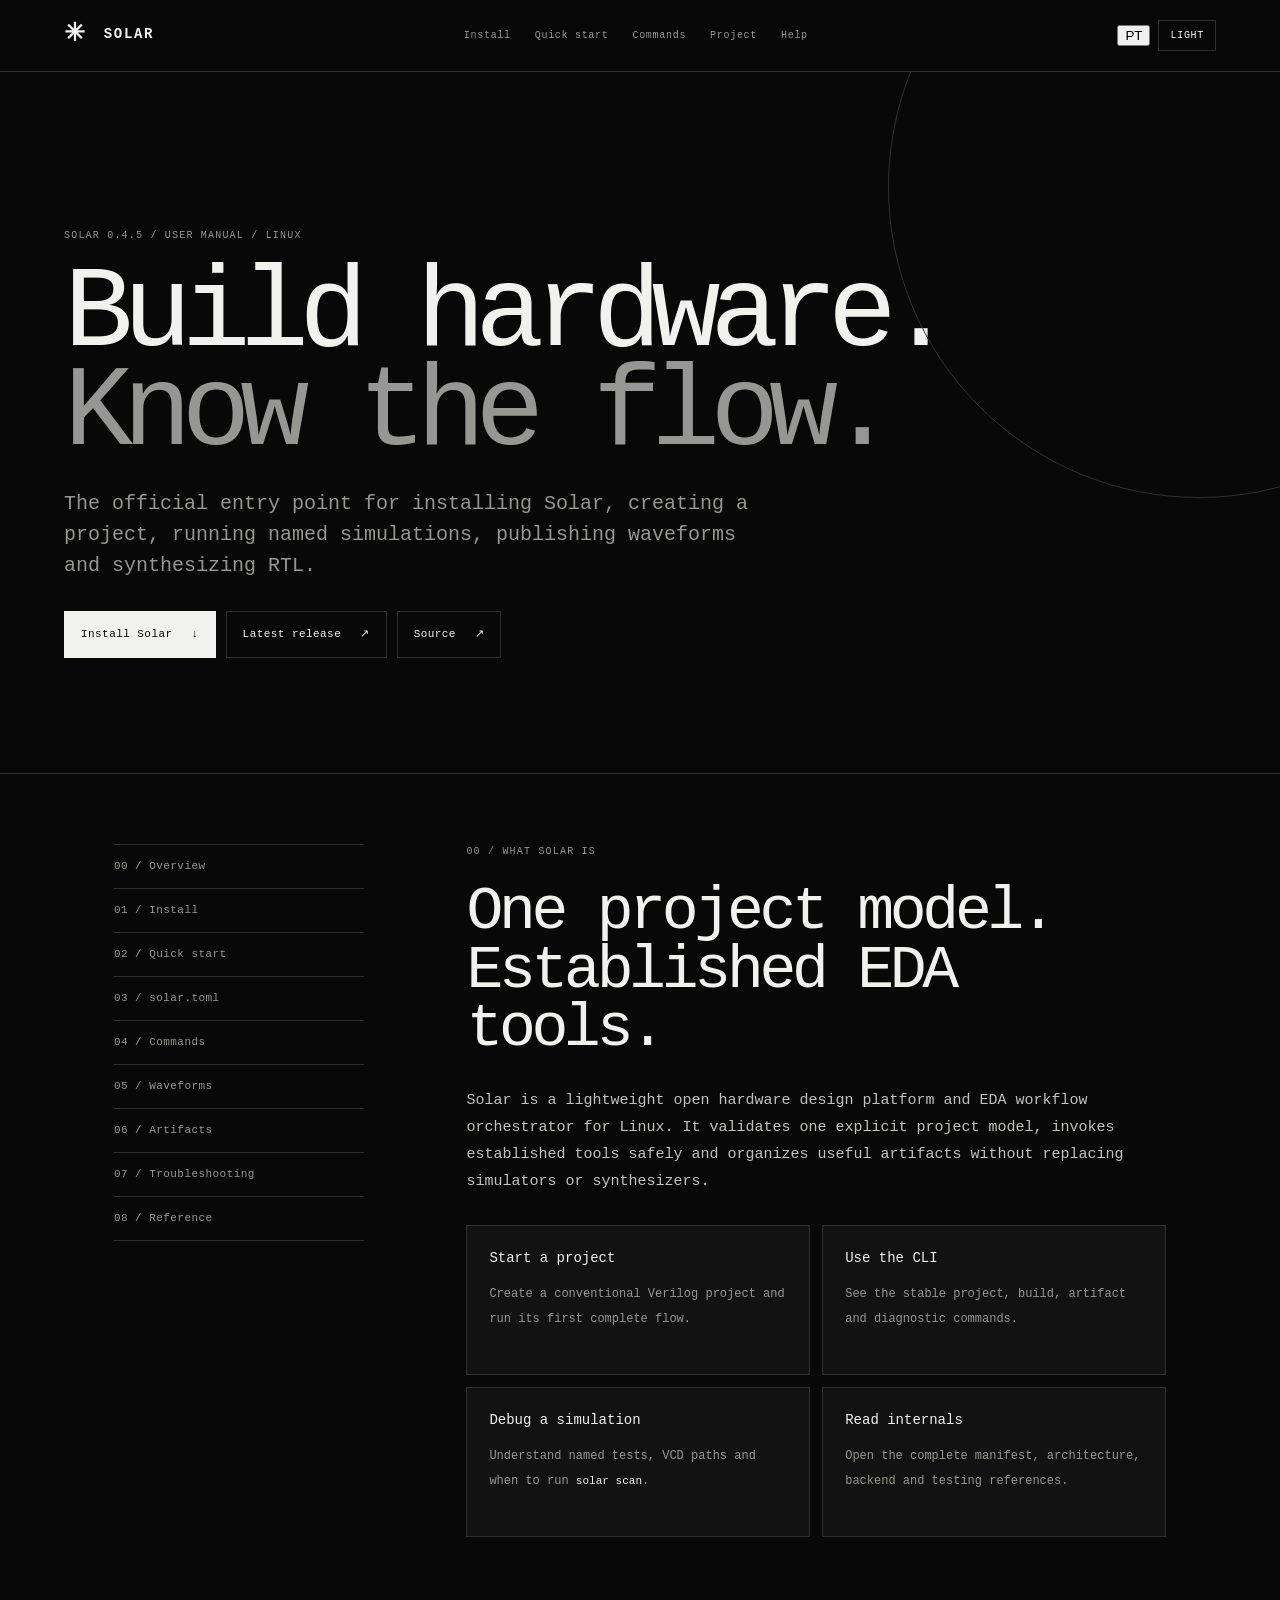
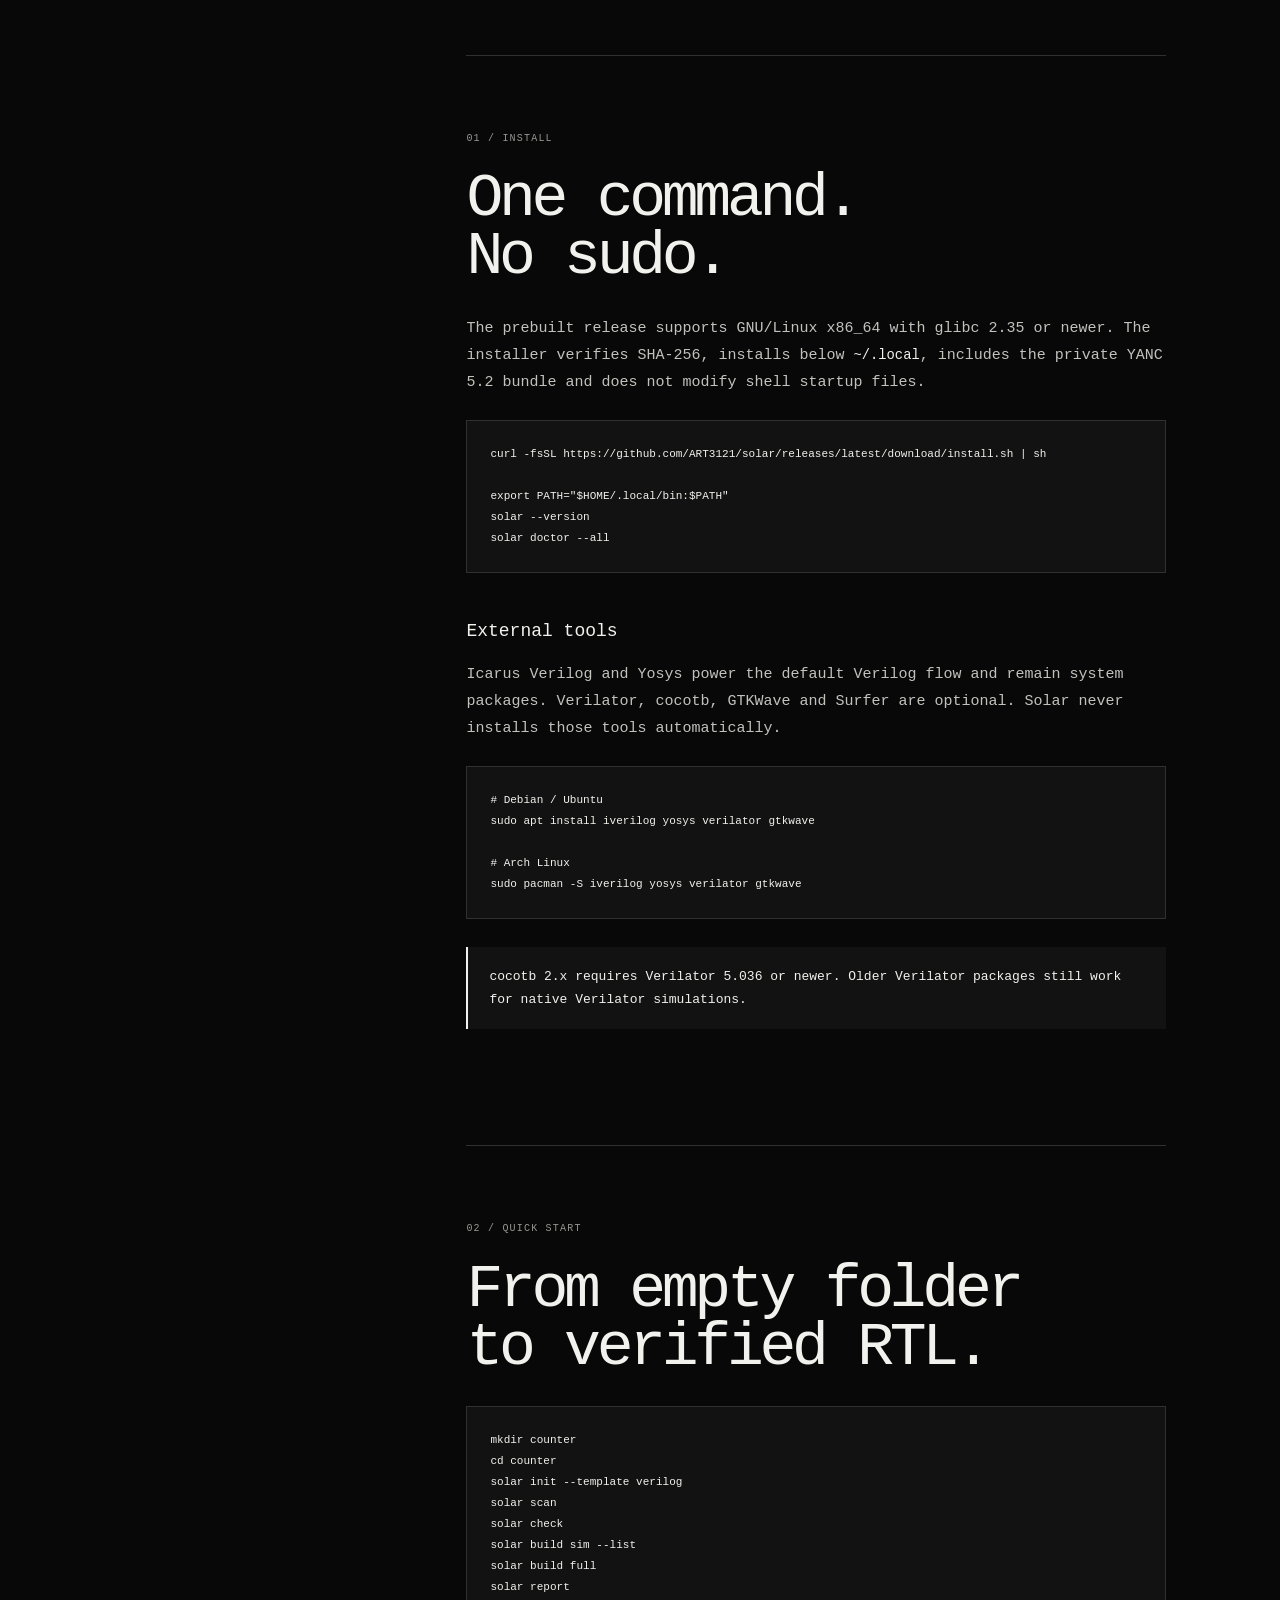
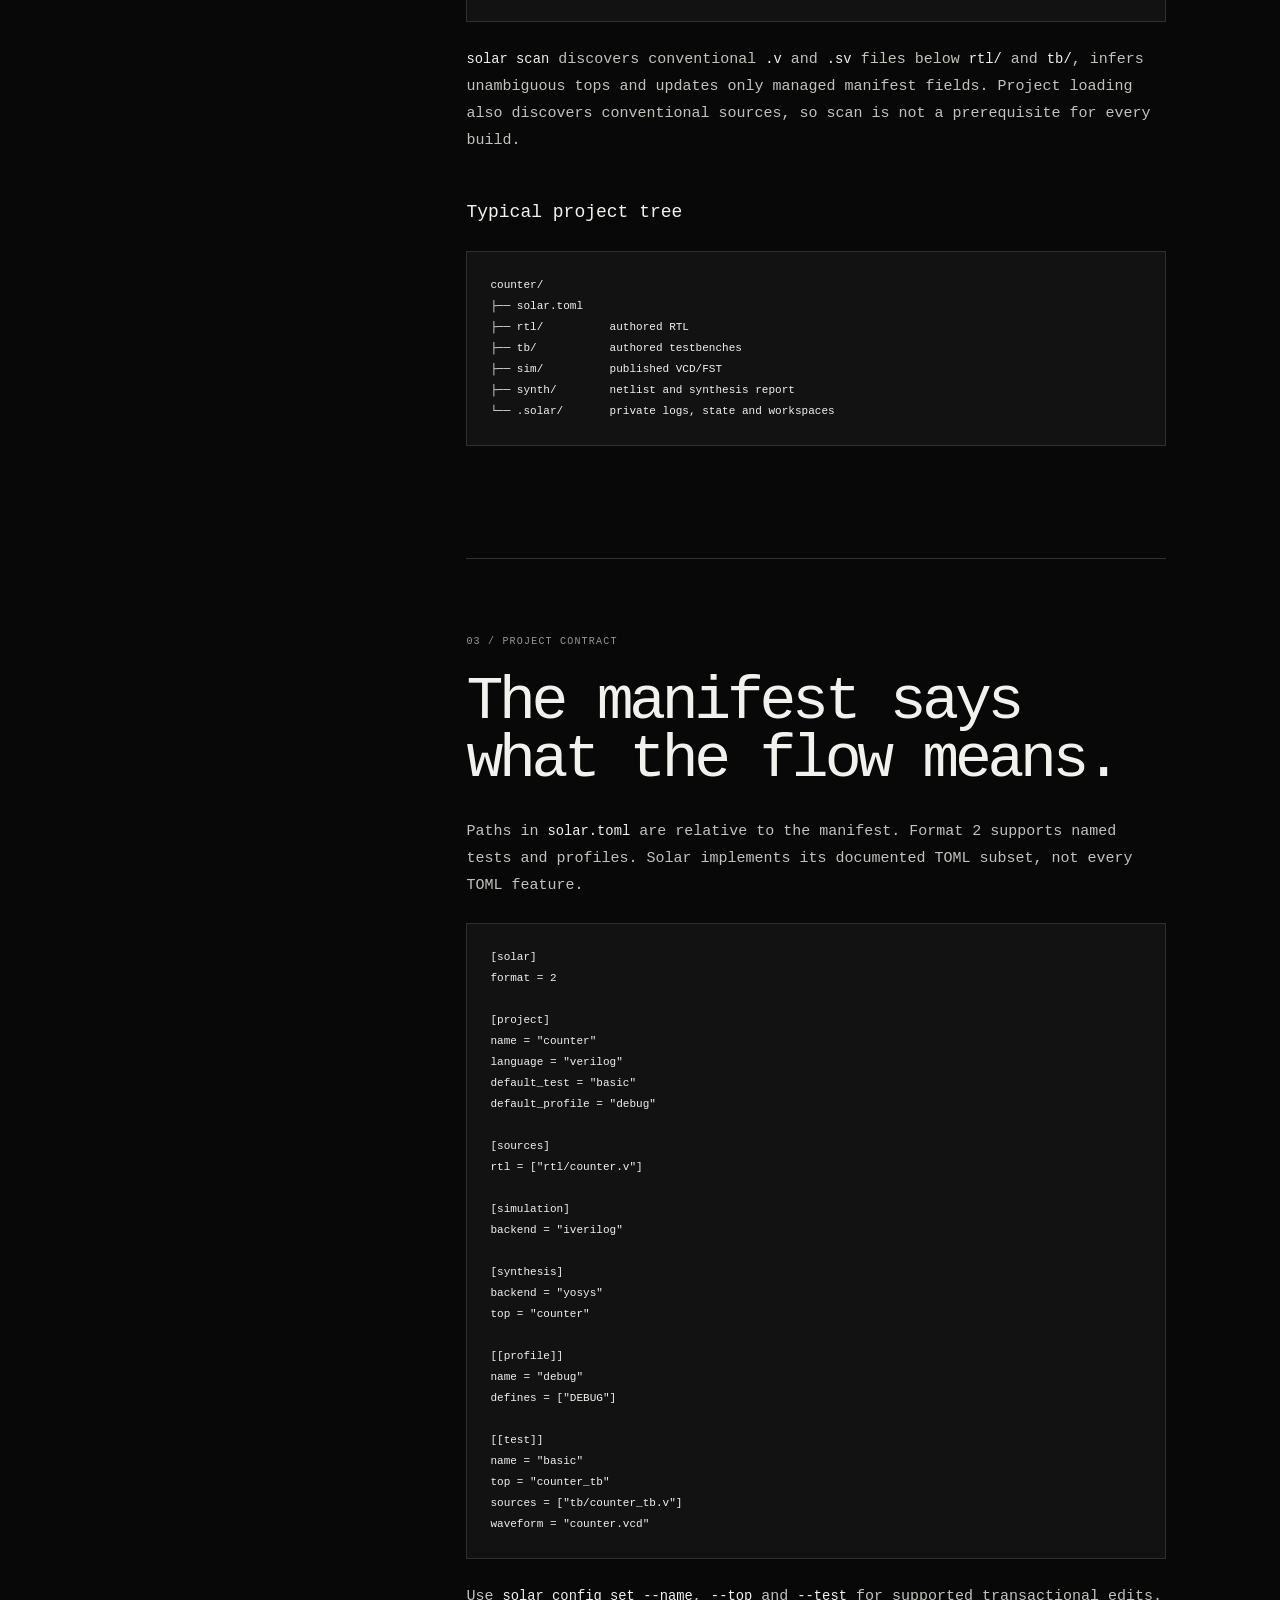
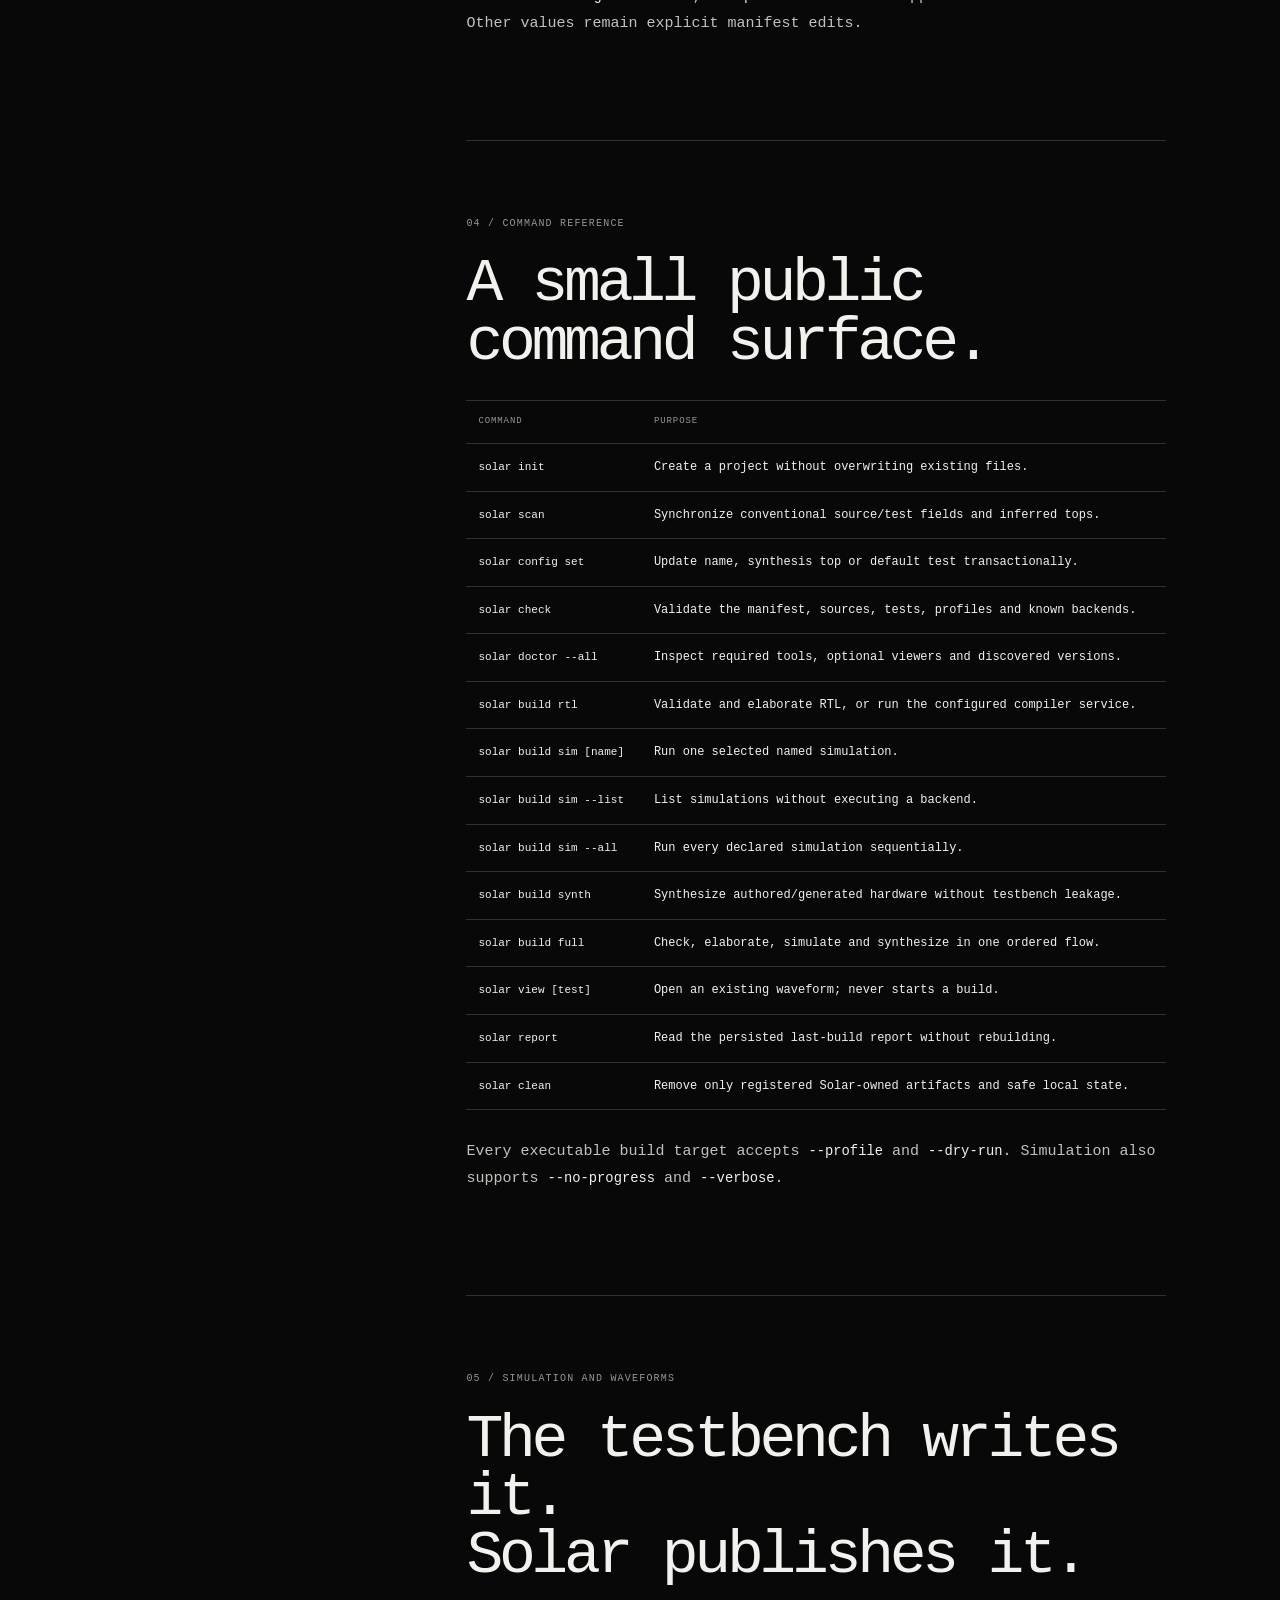
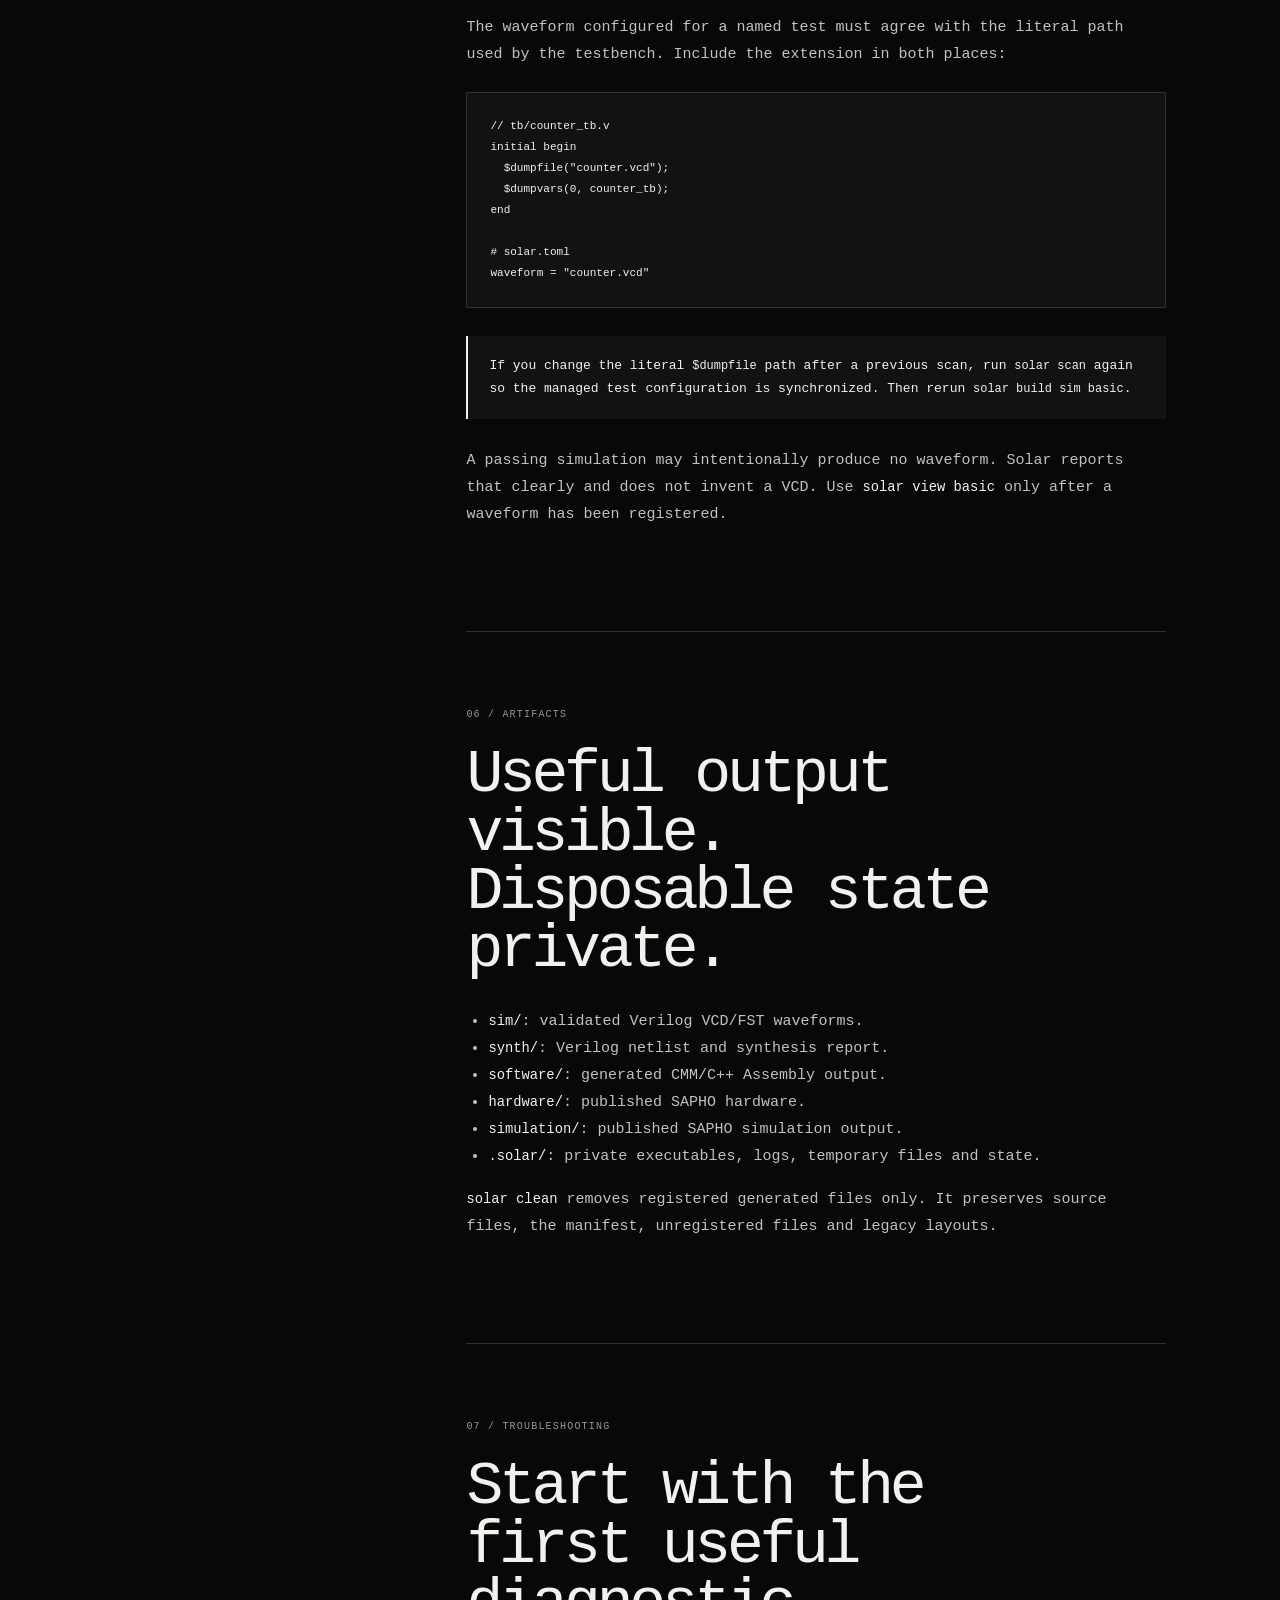
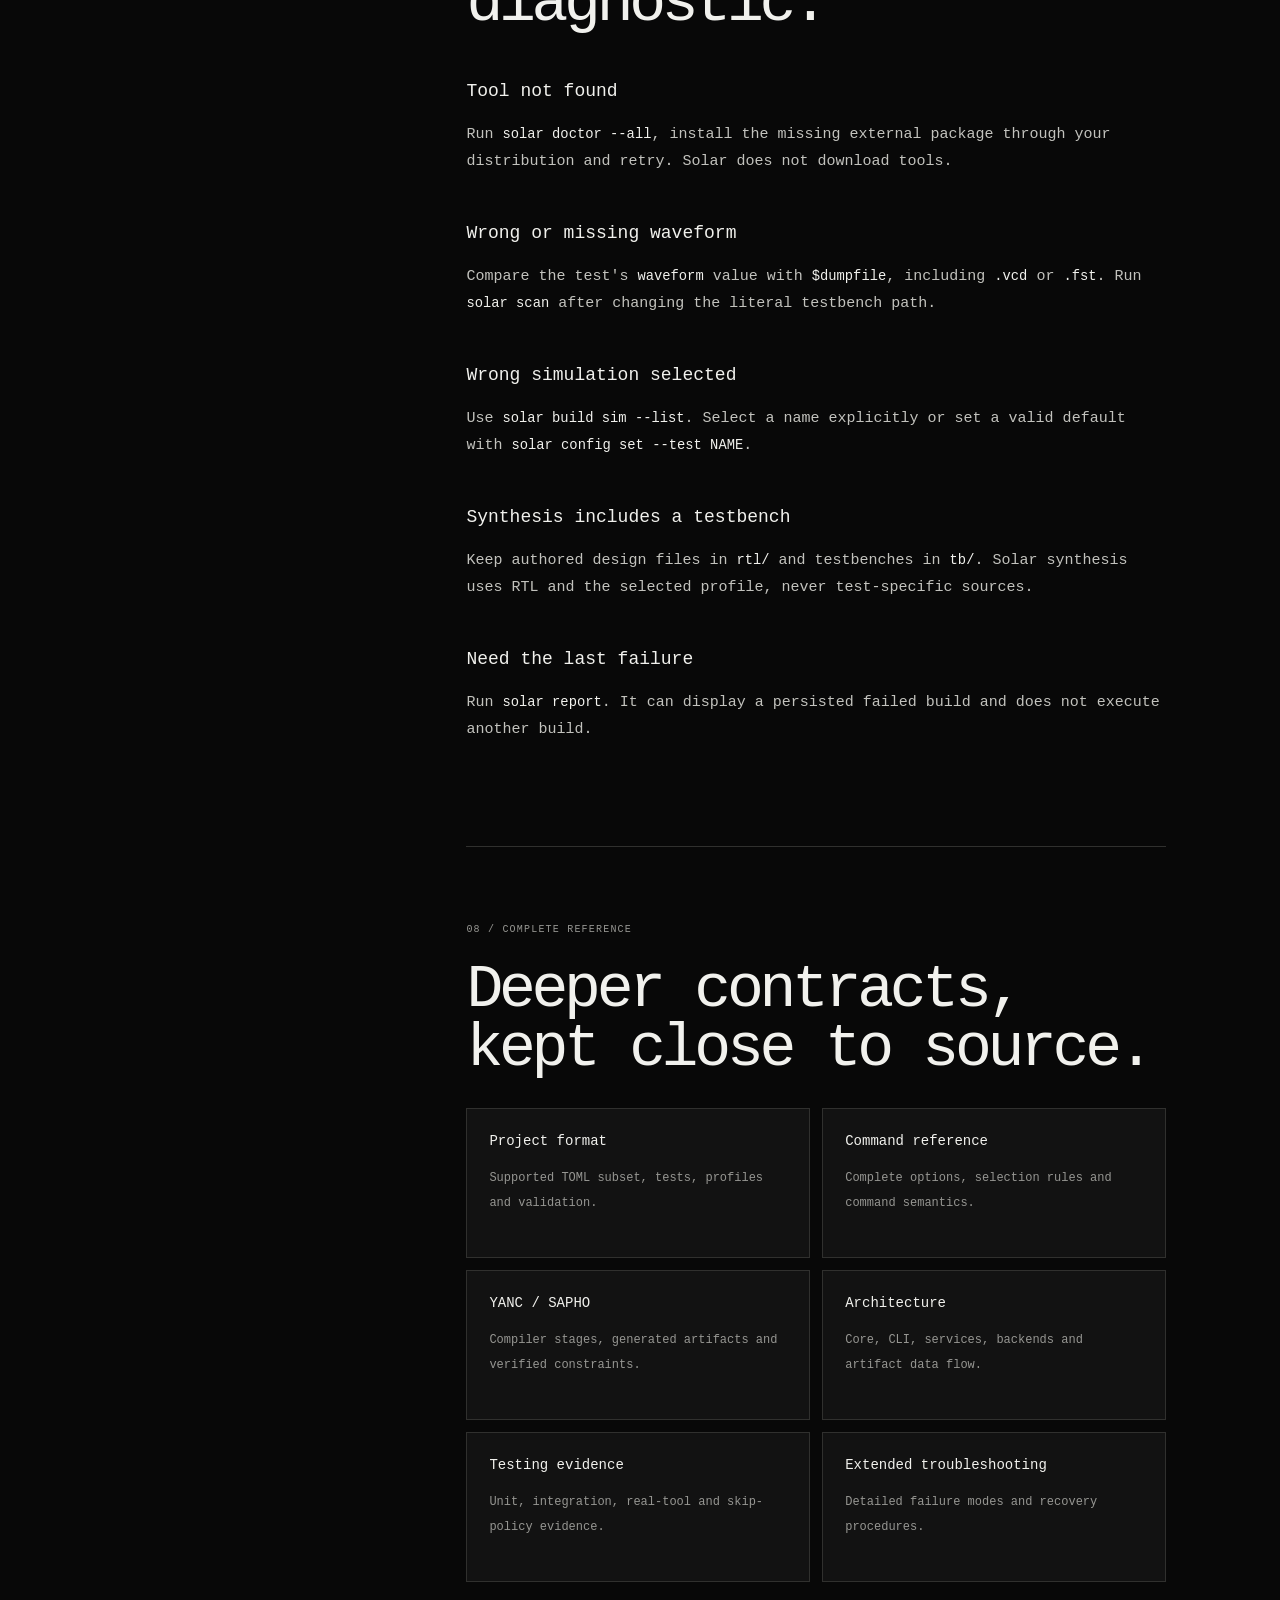
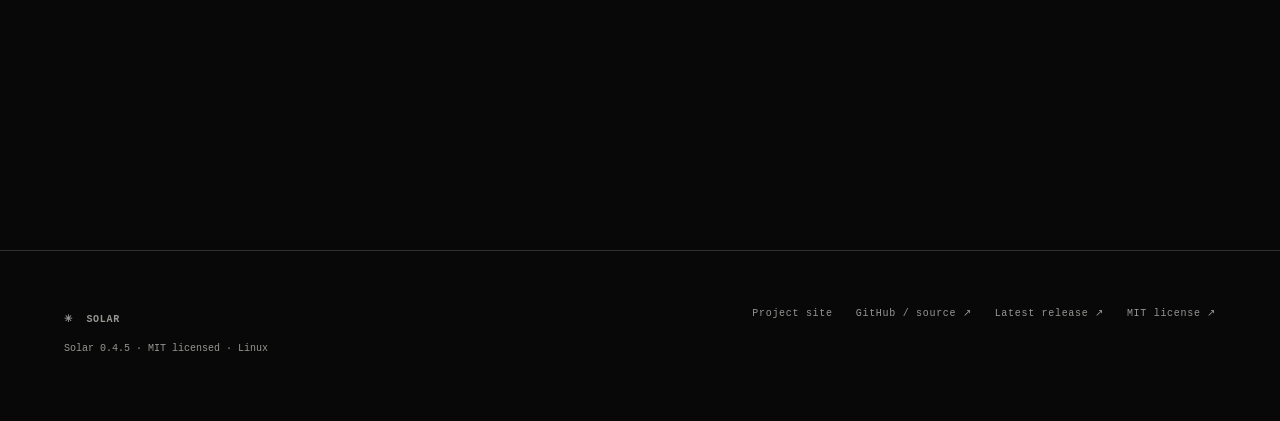
<file: docs/index.html>
<!doctype html>
<html lang="en" data-theme="dark" data-manual-language="en">
<head>
  <meta charset="UTF-8" />
  <meta name="viewport" content="width=device-width, initial-scale=1.0" />
  <meta name="description" content="Official Solar 0.4.5 installation guide, user manual, command reference and troubleshooting documentation." />
  <meta name="theme-color" content="#080808" />
  <meta property="og:title" content="Solar 0.4.5 Manual" />
  <meta property="og:description" content="Install Solar, configure projects, run simulations and synthesize hardware." />
  <meta property="og:type" content="website" />
  <link rel="icon" href="../assets/solar-logo.svg" />
  <title>Solar 0.4.5 Manual</title>
  <link rel="stylesheet" href="../styles.css" />
  <link rel="stylesheet" href="docs.css" />
</head>
<body>
  <a class="skip-link" href="#manual">Skip to manual</a>
  <header class="site-header docs-header" id="top">
    <a class="brand" href="../" aria-label="Solar home"><span aria-hidden="true">✳</span> SOLAR</a>
    <nav class="site-nav" aria-label="Documentation navigation">
      <a href="#install">Install</a>
      <a href="#quick-start">Quick start</a>
      <a href="#commands">Commands</a>
      <a href="#project">Project</a>
      <a href="#troubleshooting">Help</a>
    </nav>
    <div class="header-actions">
      <button class="language-toggle" type="button" aria-label="Mudar manual para português">PT</button>
      <button class="theme-toggle" type="button" aria-label="Switch to light mode">LIGHT</button>
      <button class="menu-toggle" type="button" aria-expanded="false" aria-controls="mobile-nav">MENU</button>
    </div>
  </header>
  <nav class="mobile-nav" id="mobile-nav" aria-label="Mobile documentation navigation" hidden>
    <a href="#install">Install</a>
    <a href="#quick-start">Quick start</a>
    <a href="#commands">Commands</a>
    <a href="#project">Project</a>
    <a href="#troubleshooting">Help</a>
  </nav>

  <main id="manual">
    <section class="section docs-hero">
      <div data-manual-lang="en">
        <span class="eyebrow">SOLAR 0.4.5 / USER MANUAL / LINUX</span>
        <h1>Build hardware.<br /><em>Know the flow.</em></h1>
        <p>The official entry point for installing Solar, creating a project, running named simulations, publishing waveforms and synthesizing RTL.</p>
        <div class="cta-row">
          <a class="button button-primary" href="#install">Install Solar <span>↓</span></a>
          <a class="button" href="https://github.com/ART3121/solar/releases/latest">Latest release <span>↗</span></a>
          <a class="button" href="https://github.com/ART3121/solar">Source <span>↗</span></a>
        </div>
      </div>
      <div data-manual-lang="pt">
        <span class="eyebrow">SOLAR 0.4.5 / MANUAL DO USUÁRIO / LINUX</span>
        <h1>Crie hardware.<br /><em>Entenda o fluxo.</em></h1>
        <p>O ponto de entrada oficial para instalar o Solar, criar projetos, executar simulações nomeadas, publicar formas de onda e sintetizar RTL.</p>
        <div class="cta-row">
          <a class="button button-primary" href="#install">Instalar o Solar <span>↓</span></a>
          <a class="button" href="https://github.com/ART3121/solar/releases/latest">Última versão <span>↗</span></a>
          <a class="button" href="https://github.com/ART3121/solar">Código-fonte <span>↗</span></a>
        </div>
      </div>
    </section>

    <div class="docs-shell">
      <aside class="docs-sidebar" aria-label="Manual sections">
        <a href="#overview">00 / Overview</a>
        <a href="#install">01 / Install</a>
        <a href="#quick-start">02 / Quick start</a>
        <a href="#project">03 / solar.toml</a>
        <a href="#commands">04 / Commands</a>
        <a href="#waveforms">05 / Waveforms</a>
        <a href="#artifacts">06 / Artifacts</a>
        <a href="#troubleshooting">07 / Troubleshooting</a>
        <a href="#reference">08 / Reference</a>
      </aside>

      <article>
        <div data-manual-lang="en">
          <section class="manual-section" id="overview">
            <span class="manual-kicker">00 / WHAT SOLAR IS</span>
            <h2>One project model.<br />Established EDA tools.</h2>
            <p>Solar is a lightweight open hardware design platform and EDA workflow orchestrator for Linux. It validates one explicit project model, invokes established tools safely and organizes useful artifacts without replacing simulators or synthesizers.</p>
            <div class="manual-grid">
              <a class="manual-card" href="#quick-start"><b>Start a project</b><span>Create a conventional Verilog project and run its first complete flow.</span></a>
              <a class="manual-card" href="#commands"><b>Use the CLI</b><span>See the stable project, build, artifact and diagnostic commands.</span></a>
              <a class="manual-card" href="#waveforms"><b>Debug a simulation</b><span>Understand named tests, VCD paths and when to run <code>solar scan</code>.</span></a>
              <a class="manual-card" href="#reference"><b>Read internals</b><span>Open the complete manifest, architecture, backend and testing references.</span></a>
            </div>
          </section>

          <section class="manual-section" id="install">
            <span class="manual-kicker">01 / INSTALL</span>
            <h2>One command.<br />No sudo.</h2>
            <p>The prebuilt release supports GNU/Linux x86_64 with glibc 2.35 or newer. The installer verifies SHA-256, installs below <code>~/.local</code>, includes the private YANC 5.2 bundle and does not modify shell startup files.</p>
            <pre><code>curl -fsSL https://github.com/ART3121/solar/releases/latest/download/install.sh | sh

export PATH="$HOME/.local/bin:$PATH"
solar --version
solar doctor --all</code></pre>
            <h3>External tools</h3>
            <p>Icarus Verilog and Yosys power the default Verilog flow and remain system packages. Verilator, cocotb, GTKWave and Surfer are optional. Solar never installs those tools automatically.</p>
            <pre><code># Debian / Ubuntu
sudo apt install iverilog yosys verilator gtkwave

# Arch Linux
sudo pacman -S iverilog yosys verilator gtkwave</code></pre>
            <div class="callout"><p>cocotb 2.x requires Verilator 5.036 or newer. Older Verilator packages still work for native Verilator simulations.</p></div>
          </section>

          <section class="manual-section" id="quick-start">
            <span class="manual-kicker">02 / QUICK START</span>
            <h2>From empty folder<br />to verified RTL.</h2>
            <pre><code>mkdir counter
cd counter
solar init --template verilog
solar scan
solar check
solar build sim --list
solar build full
solar report</code></pre>
            <p><code>solar scan</code> discovers conventional <code>.v</code> and <code>.sv</code> files below <code>rtl/</code> and <code>tb/</code>, infers unambiguous tops and updates only managed manifest fields. Project loading also discovers conventional sources, so scan is not a prerequisite for every build.</p>
            <h3>Typical project tree</h3>
            <pre><code>counter/
├── solar.toml
├── rtl/          authored RTL
├── tb/           authored testbenches
├── sim/          published VCD/FST
├── synth/        netlist and synthesis report
└── .solar/       private logs, state and workspaces</code></pre>
          </section>

          <section class="manual-section" id="project">
            <span class="manual-kicker">03 / PROJECT CONTRACT</span>
            <h2>The manifest says<br />what the flow means.</h2>
            <p>Paths in <code>solar.toml</code> are relative to the manifest. Format 2 supports named tests and profiles. Solar implements its documented TOML subset, not every TOML feature.</p>
            <pre><code>[solar]
format = 2

[project]
name = "counter"
language = "verilog"
default_test = "basic"
default_profile = "debug"

[sources]
rtl = ["rtl/counter.v"]

[simulation]
backend = "iverilog"

[synthesis]
backend = "yosys"
top = "counter"

[[profile]]
name = "debug"
defines = ["DEBUG"]

[[test]]
name = "basic"
top = "counter_tb"
sources = ["tb/counter_tb.v"]
waveform = "counter.vcd"</code></pre>
            <p>Use <code>solar config set --name</code>, <code>--top</code> and <code>--test</code> for supported transactional edits. Other values remain explicit manifest edits.</p>
          </section>

          <section class="manual-section" id="commands">
            <span class="manual-kicker">04 / COMMAND REFERENCE</span>
            <h2>A small public<br />command surface.</h2>
            <table class="command-table">
              <thead><tr><th>COMMAND</th><th>PURPOSE</th></tr></thead>
              <tbody>
                <tr><td><code>solar init</code></td><td>Create a project without overwriting existing files.</td></tr>
                <tr><td><code>solar scan</code></td><td>Synchronize conventional source/test fields and inferred tops.</td></tr>
                <tr><td><code>solar config set</code></td><td>Update name, synthesis top or default test transactionally.</td></tr>
                <tr><td><code>solar check</code></td><td>Validate the manifest, sources, tests, profiles and known backends.</td></tr>
                <tr><td><code>solar doctor --all</code></td><td>Inspect required tools, optional viewers and discovered versions.</td></tr>
                <tr><td><code>solar build rtl</code></td><td>Validate and elaborate RTL, or run the configured compiler service.</td></tr>
                <tr><td><code>solar build sim [name]</code></td><td>Run one selected named simulation.</td></tr>
                <tr><td><code>solar build sim --list</code></td><td>List simulations without executing a backend.</td></tr>
                <tr><td><code>solar build sim --all</code></td><td>Run every declared simulation sequentially.</td></tr>
                <tr><td><code>solar build synth</code></td><td>Synthesize authored/generated hardware without testbench leakage.</td></tr>
                <tr><td><code>solar build full</code></td><td>Check, elaborate, simulate and synthesize in one ordered flow.</td></tr>
                <tr><td><code>solar view [test]</code></td><td>Open an existing waveform; never starts a build.</td></tr>
                <tr><td><code>solar report</code></td><td>Read the persisted last-build report without rebuilding.</td></tr>
                <tr><td><code>solar clean</code></td><td>Remove only registered Solar-owned artifacts and safe local state.</td></tr>
              </tbody>
            </table>
            <p>Every executable build target accepts <code>--profile</code> and <code>--dry-run</code>. Simulation also supports <code>--no-progress</code> and <code>--verbose</code>.</p>
          </section>

          <section class="manual-section" id="waveforms">
            <span class="manual-kicker">05 / SIMULATION AND WAVEFORMS</span>
            <h2>The testbench writes it.<br />Solar publishes it.</h2>
            <p>The waveform configured for a named test must agree with the literal path used by the testbench. Include the extension in both places:</p>
            <pre><code>// tb/counter_tb.v
initial begin
  $dumpfile("counter.vcd");
  $dumpvars(0, counter_tb);
end

# solar.toml
waveform = "counter.vcd"</code></pre>
            <div class="callout"><p>If you change the literal <code>$dumpfile</code> path after a previous scan, run <code>solar scan</code> again so the managed test configuration is synchronized. Then rerun <code>solar build sim basic</code>.</p></div>
            <p>A passing simulation may intentionally produce no waveform. Solar reports that clearly and does not invent a VCD. Use <code>solar view basic</code> only after a waveform has been registered.</p>
          </section>

          <section class="manual-section" id="artifacts">
            <span class="manual-kicker">06 / ARTIFACTS</span>
            <h2>Useful output visible.<br />Disposable state private.</h2>
            <ul>
              <li><code>sim/</code>: validated Verilog VCD/FST waveforms.</li>
              <li><code>synth/</code>: Verilog netlist and synthesis report.</li>
              <li><code>software/</code>: generated CMM/C++ Assembly output.</li>
              <li><code>hardware/</code>: published SAPHO hardware.</li>
              <li><code>simulation/</code>: published SAPHO simulation output.</li>
              <li><code>.solar/</code>: private executables, logs, temporary files and state.</li>
            </ul>
            <p><code>solar clean</code> removes registered generated files only. It preserves source files, the manifest, unregistered files and legacy layouts.</p>
          </section>

          <section class="manual-section" id="troubleshooting">
            <span class="manual-kicker">07 / TROUBLESHOOTING</span>
            <h2>Start with the<br />first useful diagnostic.</h2>
            <h3>Tool not found</h3>
            <p>Run <code>solar doctor --all</code>, install the missing external package through your distribution and retry. Solar does not download tools.</p>
            <h3>Wrong or missing waveform</h3>
            <p>Compare the test's <code>waveform</code> value with <code>$dumpfile</code>, including <code>.vcd</code> or <code>.fst</code>. Run <code>solar scan</code> after changing the literal testbench path.</p>
            <h3>Wrong simulation selected</h3>
            <p>Use <code>solar build sim --list</code>. Select a name explicitly or set a valid default with <code>solar config set --test NAME</code>.</p>
            <h3>Synthesis includes a testbench</h3>
            <p>Keep authored design files in <code>rtl/</code> and testbenches in <code>tb/</code>. Solar synthesis uses RTL and the selected profile, never test-specific sources.</p>
            <h3>Need the last failure</h3>
            <p>Run <code>solar report</code>. It can display a persisted failed build and does not execute another build.</p>
          </section>

          <section class="manual-section" id="reference">
            <span class="manual-kicker">08 / COMPLETE REFERENCE</span>
            <h2>Deeper contracts,<br />kept close to source.</h2>
            <div class="manual-grid">
              <a class="manual-card" href="https://github.com/ART3121/solar/blob/main/docs/project-format.md"><b>Project format</b><span>Supported TOML subset, tests, profiles and validation.</span></a>
              <a class="manual-card" href="https://github.com/ART3121/solar/blob/main/docs/command-reference.md"><b>Command reference</b><span>Complete options, selection rules and command semantics.</span></a>
              <a class="manual-card" href="https://github.com/ART3121/solar/blob/main/docs/yanc.md"><b>YANC / SAPHO</b><span>Compiler stages, generated artifacts and verified constraints.</span></a>
              <a class="manual-card" href="https://github.com/ART3121/solar/blob/main/docs/architecture.md"><b>Architecture</b><span>Core, CLI, services, backends and artifact data flow.</span></a>
              <a class="manual-card" href="https://github.com/ART3121/solar/blob/main/docs/testing.md"><b>Testing evidence</b><span>Unit, integration, real-tool and skip-policy evidence.</span></a>
              <a class="manual-card" href="https://github.com/ART3121/solar/blob/main/docs/troubleshooting.md"><b>Extended troubleshooting</b><span>Detailed failure modes and recovery procedures.</span></a>
            </div>
          </section>
        </div>

        <div data-manual-lang="pt">
          <section class="manual-section" id="overview-pt">
            <span class="manual-kicker">00 / O QUE É O SOLAR</span>
            <h2>Um modelo de projeto.<br />Ferramentas EDA conhecidas.</h2>
            <p>Solar é uma plataforma leve de hardware aberto e um orquestrador de fluxos EDA para Linux. Ele valida um modelo explícito de projeto, executa ferramentas conhecidas com segurança e organiza artefatos úteis sem tentar substituir simuladores ou sintetizadores.</p>
            <div class="manual-grid">
              <a class="manual-card" href="#quick-start"><b>Começar um projeto</b><span>Crie um projeto Verilog convencional e execute seu primeiro fluxo completo.</span></a>
              <a class="manual-card" href="#commands"><b>Usar a CLI</b><span>Consulte os comandos estáveis de projeto, build, artefatos e diagnóstico.</span></a>
              <a class="manual-card" href="#waveforms"><b>Depurar uma simulação</b><span>Entenda testes nomeados, caminhos VCD e quando executar <code>solar scan</code>.</span></a>
              <a class="manual-card" href="#reference"><b>Aprofundar</b><span>Abra as referências completas de manifesto, arquitetura, backends e testes.</span></a>
            </div>
          </section>

          <section class="manual-section" id="install-pt">
            <span class="manual-kicker">01 / INSTALAÇÃO</span>
            <h2>Um comando.<br />Sem sudo.</h2>
            <p>A versão pronta suporta GNU/Linux x86_64 com glibc 2.35 ou mais recente. O instalador verifica SHA-256, instala em <code>~/.local</code>, inclui a YANC 5.2 privada e não modifica arquivos de inicialização do shell.</p>
            <pre><code>curl -fsSL https://github.com/ART3121/solar/releases/latest/download/install.sh | sh

export PATH="$HOME/.local/bin:$PATH"
solar --version
solar doctor --all</code></pre>
            <h3>Ferramentas externas</h3>
            <p>Icarus Verilog e Yosys executam o fluxo Verilog padrão. Verilator, cocotb, GTKWave e Surfer são opcionais. O Solar nunca instala essas ferramentas automaticamente.</p>
            <pre><code># Debian / Ubuntu
sudo apt install iverilog yosys verilator gtkwave

# Arch Linux
sudo pacman -S iverilog yosys verilator gtkwave</code></pre>
            <div class="callout"><p>cocotb 2.x exige Verilator 5.036 ou mais recente. Versões anteriores ainda podem executar simulações Verilator nativas.</p></div>
          </section>

          <section class="manual-section" id="quick-start-pt">
            <span class="manual-kicker">02 / PRIMEIROS PASSOS</span>
            <h2>Da pasta vazia<br />ao RTL validado.</h2>
            <pre><code>mkdir counter
cd counter
solar init --template verilog
solar scan
solar check
solar build sim --list
solar build full
solar report</code></pre>
            <p><code>solar scan</code> encontra arquivos <code>.v</code> e <code>.sv</code> convencionais em <code>rtl/</code> e <code>tb/</code>, detecta tops sem ambiguidade e atualiza apenas os campos gerenciados. O carregamento normal também descobre fontes convencionais; scan não é pré-requisito para todo build.</p>
          </section>

          <section class="manual-section" id="project-pt">
            <span class="manual-kicker">03 / CONTRATO DO PROJETO</span>
            <h2>O manifesto define<br />o significado do fluxo.</h2>
            <p>Os caminhos de <code>solar.toml</code> são relativos ao manifesto. O formato 2 possui testes e perfis nomeados. Solar implementa o subconjunto TOML documentado, não todos os recursos de TOML.</p>
            <pre><code>[solar]
format = 2

[project]
name = "counter"
language = "verilog"
default_test = "basic"

[simulation]
backend = "iverilog"

[synthesis]
backend = "yosys"
top = "counter"

[[test]]
name = "basic"
top = "counter_tb"
sources = ["tb/counter_tb.v"]
waveform = "counter.vcd"</code></pre>
            <p>Use <code>solar config set --name</code>, <code>--top</code> e <code>--test</code> para as edições transacionais suportadas.</p>
          </section>

          <section class="manual-section" id="commands-pt">
            <span class="manual-kicker">04 / COMANDOS</span>
            <h2>Uma interface pública<br />pequena e direta.</h2>
            <table class="command-table">
              <thead><tr><th>COMANDO</th><th>FINALIDADE</th></tr></thead>
              <tbody>
                <tr><td><code>solar init</code></td><td>Cria um projeto sem sobrescrever arquivos existentes.</td></tr>
                <tr><td><code>solar scan</code></td><td>Sincroniza fontes, testes convencionais e tops detectados.</td></tr>
                <tr><td><code>solar config set</code></td><td>Atualiza nome, top de síntese ou teste padrão.</td></tr>
                <tr><td><code>solar check</code></td><td>Valida manifesto, fontes, testes, perfis e backends.</td></tr>
                <tr><td><code>solar doctor --all</code></td><td>Inspeciona ferramentas, visualizadores e versões.</td></tr>
                <tr><td><code>solar build rtl</code></td><td>Valida e elabora RTL ou executa o serviço de compilador.</td></tr>
                <tr><td><code>solar build sim [nome]</code></td><td>Executa uma simulação nomeada.</td></tr>
                <tr><td><code>solar build sim --list</code></td><td>Lista simulações sem executar backend.</td></tr>
                <tr><td><code>solar build sim --all</code></td><td>Executa todas as simulações em sequência.</td></tr>
                <tr><td><code>solar build synth</code></td><td>Sintetiza hardware sem incluir testbenches.</td></tr>
                <tr><td><code>solar build full</code></td><td>Valida, elabora, simula e sintetiza em ordem.</td></tr>
                <tr><td><code>solar view [teste]</code></td><td>Abre uma forma de onda existente; nunca inicia build.</td></tr>
                <tr><td><code>solar report</code></td><td>Lê o último relatório persistido sem refazer o build.</td></tr>
                <tr><td><code>solar clean</code></td><td>Remove apenas artefatos registrados e estado seguro.</td></tr>
              </tbody>
            </table>
          </section>

          <section class="manual-section" id="waveforms-pt">
            <span class="manual-kicker">05 / SIMULAÇÃO E FORMAS DE ONDA</span>
            <h2>O testbench grava.<br />O Solar publica.</h2>
            <p>A forma de onda configurada no teste deve coincidir com o caminho literal usado pelo testbench. Inclua a extensão nos dois lugares:</p>
            <pre><code>// tb/counter_tb.v
initial begin
  $dumpfile("counter.vcd");
  $dumpvars(0, counter_tb);
end

# solar.toml
waveform = "counter.vcd"</code></pre>
            <div class="callout"><p>Se você alterar o caminho literal de <code>$dumpfile</code> depois de um scan, execute <code>solar scan</code> novamente para sincronizar a configuração gerenciada. Depois rode <code>solar build sim basic</code>.</p></div>
            <p>Uma simulação aprovada pode não produzir forma de onda intencionalmente. O Solar informa isso e não inventa um VCD. Use <code>solar view basic</code> somente quando houver uma onda registrada.</p>
          </section>

          <section class="manual-section" id="artifacts-pt">
            <span class="manual-kicker">06 / ARTEFATOS</span>
            <h2>Resultado útil visível.<br />Estado descartável privado.</h2>
            <ul>
              <li><code>sim/</code>: formas de onda VCD/FST Verilog validadas.</li>
              <li><code>synth/</code>: netlist Verilog e relatório de síntese.</li>
              <li><code>software/</code>: Assembly gerado por CMM/C++.</li>
              <li><code>hardware/</code>: hardware SAPHO publicado.</li>
              <li><code>simulation/</code>: resultados de simulação SAPHO.</li>
              <li><code>.solar/</code>: executáveis, logs, temporários e estado privados.</li>
            </ul>
          </section>

          <section class="manual-section" id="troubleshooting-pt">
            <span class="manual-kicker">07 / SOLUÇÃO DE PROBLEMAS</span>
            <h2>Comece pelo primeiro<br />diagnóstico útil.</h2>
            <h3>Ferramenta não encontrada</h3>
            <p>Execute <code>solar doctor --all</code>, instale o pacote externo pela distribuição e tente novamente. O Solar não baixa ferramentas.</p>
            <h3>Forma de onda errada ou ausente</h3>
            <p>Compare o valor <code>waveform</code> do teste com <code>$dumpfile</code>, incluindo <code>.vcd</code> ou <code>.fst</code>. Execute <code>solar scan</code> após alterar o caminho literal do testbench.</p>
            <h3>Simulação errada selecionada</h3>
            <p>Use <code>solar build sim --list</code>. Selecione um nome ou defina o padrão com <code>solar config set --test NOME</code>.</p>
            <h3>Precisa ver a última falha</h3>
            <p>Execute <code>solar report</code>. Ele exibe um build com falha já registrado sem executar outro build.</p>
          </section>

          <section class="manual-section" id="reference-pt">
            <span class="manual-kicker">08 / REFERÊNCIA COMPLETA</span>
            <h2>Contratos detalhados,<br />próximos do código.</h2>
            <div class="manual-grid">
              <a class="manual-card" href="https://github.com/ART3121/solar/blob/main/docs/project-format.md"><b>Formato do projeto</b><span>Subconjunto TOML, testes, perfis e validação.</span></a>
              <a class="manual-card" href="https://github.com/ART3121/solar/blob/main/docs/command-reference.md"><b>Referência da CLI</b><span>Opções, regras de seleção e semântica dos comandos.</span></a>
              <a class="manual-card" href="https://github.com/ART3121/solar/blob/main/docs/yanc.md"><b>YANC / SAPHO</b><span>Etapas do compilador, artefatos e limitações verificadas.</span></a>
              <a class="manual-card" href="https://github.com/ART3121/solar/blob/main/docs/architecture.md"><b>Arquitetura</b><span>Core, CLI, serviços, backends e fluxo de artefatos.</span></a>
              <a class="manual-card" href="https://github.com/ART3121/solar/blob/main/docs/testing.md"><b>Evidências de teste</b><span>Testes unitários, integração, ferramentas reais e skips.</span></a>
              <a class="manual-card" href="https://github.com/ART3121/solar/blob/main/docs/troubleshooting.md"><b>Solução de problemas detalhada</b><span>Modos de falha e procedimentos de recuperação.</span></a>
            </div>
          </section>
        </div>
      </article>
    </div>
  </main>

  <footer class="site-footer">
    <div><a class="brand" href="../"><span aria-hidden="true">✳</span> SOLAR</a><p>Solar 0.4.5 · MIT licensed · Linux</p></div>
    <nav aria-label="Footer navigation">
      <a href="../">Project site</a>
      <a href="https://github.com/ART3121/solar">GitHub / source ↗</a>
      <a href="https://github.com/ART3121/solar/releases/latest">Latest release ↗</a>
      <a href="https://github.com/ART3121/solar/blob/main/LICENSE">MIT license ↗</a>
    </nav>
  </footer>
  <script src="docs.js"></script>
</body>
</html>
</file>
<file: styles.css>
:root{--bg:#080808;--fg:#f1f1ed;--muted:#969692;--line:#30302e;--soft:#121212;--max:1180px;--pad:clamp(22px,5vw,76px);--mono:"IBM Plex Mono","SFMono-Regular",Consolas,"Liberation Mono",monospace}*{box-sizing:border-box}html{scroll-behavior:smooth;background:var(--bg)}body{margin:0;background:var(--bg);color:var(--fg);font-family:var(--mono);font-size:16px;line-height:1.55}a{color:inherit}.skip-link{position:fixed;left:12px;top:-50px;z-index:100;background:var(--fg);color:var(--bg);padding:10px;font-size:12px}.skip-link:focus{top:12px}.site-header{position:sticky;top:0;z-index:20;height:72px;padding:0 var(--pad);display:flex;align-items:center;justify-content:space-between;border-bottom:1px solid var(--line);background:color-mix(in srgb,var(--bg) 90%,transparent);backdrop-filter:blur(12px)}.brand{font-size:14px;font-weight:600;letter-spacing:.12em;text-decoration:none;white-space:nowrap}.brand span{display:inline-block;margin-right:7px;animation:spin 14s linear infinite}.site-nav{display:flex;gap:24px}.site-nav a,.site-footer a{font-size:10px;letter-spacing:.07em;text-decoration:none;color:var(--muted)}.site-nav a:hover,.site-footer a:hover{color:var(--fg)}.header-actions{display:flex;align-items:center;gap:8px}.theme-toggle,.menu-toggle{border:1px solid var(--line);background:transparent;color:var(--fg);font:10px var(--mono);letter-spacing:.07em;padding:9px 11px;cursor:pointer}.theme-toggle:hover,.menu-toggle:hover{background:var(--fg);color:var(--bg)}.menu-toggle{display:none}.mobile-nav{position:fixed;z-index:19;right:var(--pad);top:78px;width:220px;padding:10px;background:var(--soft);border:1px solid var(--line)}.mobile-nav a{display:block;padding:12px;font-size:11px;text-decoration:none}.section{padding:clamp(90px,13vw,170px) var(--pad);position:relative}.section>*{max-width:var(--max);margin-left:auto;margin-right:auto}.hero{min-height:calc(100vh - 72px);display:grid;align-items:center;overflow:hidden}.ascii-orbit{position:absolute;inset:0;width:100%;height:100%;opacity:.55}.hero-content{position:relative;z-index:1;max-width:850px;margin:0}.eyebrow,.section-label{font-size:10px;letter-spacing:.12em;color:var(--muted)}.hero h1{margin:20px 0 30px;font-size:clamp(52px,8.5vw,125px);line-height:.88;letter-spacing:-.095em;font-weight:500}.hero h1 em,h2 em{font-style:normal;color:var(--muted)}.hero-copy{max-width:640px;color:#c7c7c3;font-size:clamp(16px,1.5vw,20px);line-height:1.7}.cta-row{display:flex;flex-wrap:wrap;gap:10px;margin-top:30px}.button{display:inline-flex;gap:19px;align-items:center;padding:14px 16px;border:1px solid var(--line);font-size:11px;letter-spacing:.04em;text-decoration:none}.button:hover{border-color:var(--fg)}.button-primary{background:var(--fg);color:var(--bg);border-color:var(--fg)}.button-primary:hover{box-shadow:5px 5px 0 var(--muted)}.hero-note{font-size:11px;color:var(--muted);margin-top:19px}.hero-status{position:absolute;bottom:27px;right:var(--pad);display:grid;grid-template-columns:auto auto;gap:3px 14px;font-size:9px;color:var(--muted);letter-spacing:.08em}.hero-status b{color:var(--fg);font-weight:400}.proof-strip{border-block:1px solid var(--line);display:grid;grid-template-columns:repeat(5,1fr)}.proof-strip div{min-height:130px;padding:25px var(--pad);border-right:1px solid var(--line);display:flex;flex-direction:column;justify-content:end}.proof-strip div:last-child{border:0}.proof-strip strong{font-size:clamp(20px,3vw,40px);letter-spacing:-.08em;font-weight:500}.proof-strip span{color:var(--muted);font-size:10px;margin-top:8px}.section-label{border-top:1px solid var(--line);padding-top:12px;margin-bottom:55px}.split{display:grid;grid-template-columns:minmax(0,1fr) minmax(300px,.9fr);gap:clamp(45px,9vw,140px);align-items:center}.split.reverse .copy{order:2}.copy h2,.status h2{font-size:clamp(35px,5.5vw,74px);line-height:.93;letter-spacing:-.08em;font-weight:500;margin:0 0 30px}.copy p{max-width:600px;color:#c2c2bd;font-size:16px;line-height:1.78}.copy p+p{margin-top:17px}.copy code,code{font-family:var(--mono);color:var(--fg);font-size:.92em}.code-panel,.terminal,.report-sample,.quick-code{margin:0;background:var(--soft);border:1px solid var(--line);padding:24px;overflow:auto;color:#c7c7c2;font:12px/1.75 var(--mono);white-space:pre}.flow-diagram{display:flex;align-items:center;justify-content:space-between;gap:8px;min-height:220px;border-block:1px dotted var(--line);font-size:11px;letter-spacing:.06em}.flow-diagram i{height:1px;flex:1;background:var(--muted);position:relative}.flow-diagram i:after{content:'›';position:absolute;right:-2px;top:-13px;font-size:20px}.tree-panel{margin-top:70px;padding:25px;border-left:1px solid var(--fg);background:var(--soft);color:#c5c5c1;font:13px/1.7 var(--mono);white-space:pre-wrap}.terminal{font-size:12px;line-height:1.72;border-color:#4b4b48}.tools{background:var(--soft)}.tool-list,.use-case-list,.roadmap-lines{border-top:1px solid var(--line)}.tool-list>div,.use-case-list>div,.roadmap-lines>div{display:grid;grid-template-columns:minmax(180px,.5fr) minmax(0,1fr);gap:35px;padding:27px 0;border-bottom:1px solid var(--line)}.tool-list b,.use-case-list b,.roadmap-lines b{font-size:13px;font-weight:500}.tool-list span,.use-case-list span,.roadmap-lines span{font-size:14px;line-height:1.65;color:var(--muted)}.tools-note,.architecture-note{max-width:700px;margin-top:35px;color:var(--muted);font-size:13px}.partnership{height:76px;max-width:var(--max);margin:0 auto 32px;display:flex;gap:14px;align-items:center;border-bottom:1px solid var(--line);font-size:20px;letter-spacing:.06em}.partnership b{font-weight:400;color:var(--muted);animation:spin 10s linear infinite}.partnership a{color:var(--fg);text-decoration:none}.partnership small{margin-left:auto;font-size:9px;color:var(--muted);letter-spacing:.1em}.sapho{background:#0c0c0c}.sapho-flow{min-height:310px;display:flex;align-items:center;justify-content:center;gap:12px;border:1px dotted var(--muted);padding:25px}.sapho-flow span,.sapho-flow strong{padding:9px;border:1px dotted var(--line);font-size:11px;text-align:center;line-height:1.55}.sapho-flow strong{font-size:15px;color:var(--fg);border-color:var(--fg);animation:pulse 3s ease-in-out infinite}.sapho-flow i{width:30px;border-top:1px dotted var(--fg);position:relative}.sapho-flow i:after{content:'›';position:absolute;right:-2px;top:-13px}.inline-link{display:inline-block;margin-top:25px;padding-bottom:5px;border-bottom:1px solid var(--fg);font-size:11px;text-decoration:none}.architecture-map{display:grid;gap:10px;text-align:center}.architecture-map div{padding:20px;border:1px solid var(--line);background:var(--soft)}.architecture-map b{display:block;font-size:14px}.architecture-map span{display:block;color:var(--muted);font-size:11px;margin-top:6px}.architecture-map i{font-style:normal;color:var(--muted)}.status{background:var(--soft)}.status-columns{display:grid;grid-template-columns:1fr 1fr;gap:clamp(35px,8vw,110px)}.status h2{font-size:clamp(29px,3vw,43px)}.status ul{padding:0;margin:0;list-style:none;border-top:1px solid var(--line)}.status li{padding:15px 0;border-bottom:1px solid var(--line);font-size:13px;line-height:1.6;color:#c0c0bb}.status li:before{content:'—';color:var(--muted);margin-right:8px}.quick-start{padding-bottom:clamp(105px,16vw,210px)}.site-footer{border-top:1px solid var(--line);padding:55px var(--pad);display:flex;justify-content:space-between;gap:50px}.site-footer p{font-size:10px;color:var(--muted)}.site-footer nav{display:flex;flex-wrap:wrap;gap:15px 23px;align-content:start}.reveal{opacity:0;transform:translateY(18px);transition:opacity .65s ease,transform .65s ease}.reveal.visible{opacity:1;transform:none}html[data-theme="light"]{--bg:#f1f1ed;--fg:#080808;--muted:#60605d;--line:#b9b9b3;--soft:#e6e6e1}html[data-theme="light"] .site-header{background:color-mix(in srgb,var(--bg) 90%,transparent)}@keyframes spin{to{transform:rotate(360deg)}}@keyframes pulse{50%{box-shadow:0 0 22px color-mix(in srgb,var(--fg) 50%,transparent)}}@media(max-width:780px){.site-header{height:64px}.site-nav{display:none}.menu-toggle{display:block}.section{padding-top:85px;padding-bottom:85px}.hero{min-height:calc(100vh - 64px)}.hero-status{display:none}.proof-strip{grid-template-columns:1fr 1fr}.proof-strip div{min-height:100px;padding:18px;border-bottom:1px solid var(--line)}.proof-strip div:nth-child(2n){border-right:0}.proof-strip div:last-child{border-bottom:0}.split,.status-columns{grid-template-columns:1fr}.split.reverse .copy{order:0}.flow-diagram{min-height:0;flex-wrap:wrap;padding:22px;justify-content:start}.flow-diagram i{width:24px;flex:none}.sapho-flow{flex-wrap:wrap}.sapho-flow i{width:20px}.partnership{font-size:15px}.partnership small{max-width:110px;text-align:right;font-size:7px}.tool-list>div,.use-case-list>div,.roadmap-lines>div{grid-template-columns:1fr;gap:8px}.site-footer{display:block}.site-footer nav{margin-top:25px}.terminal,.code-panel,.report-sample,.quick-code{font-size:10px}.hero h1{font-size:clamp(49px,14vw,76px)}}@media(prefers-reduced-motion:reduce){*,*:before,*:after{animation-duration:.001ms!important;animation-iteration-count:1!important;scroll-behavior:auto!important}.reveal{opacity:1;transform:none}.ascii-orbit{display:none}}
</file>
<file: docs/docs.css>
.docs-header {
  position: sticky;
  opacity: 1;
  transform: none;
  pointer-events: auto;
}

.docs-header .brand span {
  font-size: 25px;
  vertical-align: -3px;
}

.docs-hero {
  padding-top: clamp(90px, 12vw, 150px);
  padding-bottom: clamp(70px, 9vw, 115px);
  border-bottom: 1px solid var(--line);
  overflow: hidden;
}

.docs-hero::after {
  content: "";
  position: absolute;
  width: min(50vw, 620px);
  aspect-ratio: 1;
  right: -18vw;
  top: -28%;
  border: 1px solid var(--line);
  border-radius: 50%;
  pointer-events: none;
}

.docs-hero h1 {
  max-width: 920px;
  margin: 18px 0 25px;
  font-size: clamp(54px, 9vw, 126px);
  line-height: .86;
  letter-spacing: -.09em;
  font-weight: 500;
}

.docs-hero h1 em {
  color: var(--muted);
  font-style: normal;
}

.docs-hero p {
  max-width: 720px;
  color: var(--muted);
  font-size: clamp(16px, 1.6vw, 20px);
}

.docs-shell {
  display: grid;
  grid-template-columns: 250px minmax(0, 820px);
  gap: clamp(55px, 8vw, 130px);
  align-items: start;
  max-width: var(--max);
  margin: 0 auto;
  padding: 70px var(--pad) 150px;
}

.docs-sidebar {
  position: sticky;
  top: 102px;
  border-top: 1px solid var(--line);
}

.docs-sidebar a {
  display: block;
  padding: 13px 0;
  border-bottom: 1px solid var(--line);
  color: var(--muted);
  font-size: 11px;
  letter-spacing: .04em;
  text-decoration: none;
}

.docs-sidebar a:hover,
.docs-sidebar a:focus-visible {
  color: var(--fg);
  padding-left: 7px;
}

.manual-section {
  padding: 0 0 88px;
  scroll-margin-top: 105px;
}

.manual-section + .manual-section {
  padding-top: 75px;
  border-top: 1px solid var(--line);
}

.manual-kicker {
  display: block;
  margin-bottom: 24px;
  color: var(--muted);
  font-size: 10px;
  letter-spacing: .12em;
}

.manual-section h2 {
  margin: 0 0 28px;
  font-size: clamp(34px, 4.8vw, 64px);
  line-height: .95;
  letter-spacing: -.07em;
  font-weight: 500;
}

.manual-section h3 {
  margin: 45px 0 14px;
  font-size: 18px;
  font-weight: 500;
}

.manual-section p,
.manual-section li {
  color: #c2c2bd;
  font-size: 15px;
  line-height: 1.8;
}

.manual-section p {
  max-width: 760px;
}

.manual-section code {
  color: var(--fg);
}

.manual-section pre {
  margin: 24px 0;
  padding: 23px;
  overflow: auto;
  border: 1px solid var(--line);
  background: var(--soft);
  color: var(--fg);
  font: 12px/1.75 var(--mono);
}

.manual-section ul,
.manual-section ol {
  padding-left: 22px;
}

.manual-grid {
  display: grid;
  grid-template-columns: repeat(2, minmax(0, 1fr));
  gap: 12px;
  margin: 30px 0;
}

.manual-card {
  min-height: 150px;
  padding: 22px;
  border: 1px solid var(--line);
  background: var(--soft);
  text-decoration: none;
}

.manual-card b {
  display: block;
  margin-bottom: 12px;
  font-size: 14px;
  font-weight: 500;
}

.manual-card span {
  color: var(--muted);
  font-size: 12px;
  line-height: 1.65;
}

.manual-card:hover {
  border-color: var(--fg);
  transform: translate(-3px, -3px);
  box-shadow: 5px 5px 0 var(--line);
}

.command-table {
  width: 100%;
  margin: 28px 0;
  border-collapse: collapse;
  font-size: 12px;
}

.command-table th,
.command-table td {
  padding: 14px 12px;
  border-block: 1px solid var(--line);
  text-align: left;
  vertical-align: top;
}

.command-table th {
  color: var(--muted);
  font-size: 9px;
  letter-spacing: .1em;
  font-weight: 400;
}

.callout {
  margin: 28px 0;
  padding: 18px 21px;
  border-left: 2px solid var(--fg);
  background: var(--soft);
}

.callout p {
  margin: 0;
  color: var(--fg);
  font-size: 13px;
}

[data-manual-lang="pt"] {
  display: none;
}

html[data-manual-language="pt"] [data-manual-lang="en"] {
  display: none;
}

html[data-manual-language="pt"] [data-manual-lang="pt"] {
  display: block;
}

html[data-theme="light"] .manual-section p,
html[data-theme="light"] .manual-section li {
  color: #3e3e43;
}

@media (max-width: 860px) {
  .docs-shell {
    grid-template-columns: 1fr;
    padding-top: 35px;
  }

  .docs-sidebar {
    position: static;
    display: grid;
    grid-template-columns: repeat(2, 1fr);
  }

  .docs-sidebar a {
    padding-right: 12px;
  }
}

@media (max-width: 620px) {
  .docs-hero h1 {
    font-size: clamp(48px, 17vw, 76px);
  }

  .manual-grid {
    grid-template-columns: 1fr;
  }

  .command-table,
  .command-table tbody,
  .command-table tr,
  .command-table td {
    display: block;
  }

  .command-table thead {
    display: none;
  }

  .command-table tr {
    padding: 10px 0;
    border-bottom: 1px solid var(--line);
  }

  .command-table td {
    border: 0;
    padding: 5px 0;
  }
}
</file>
